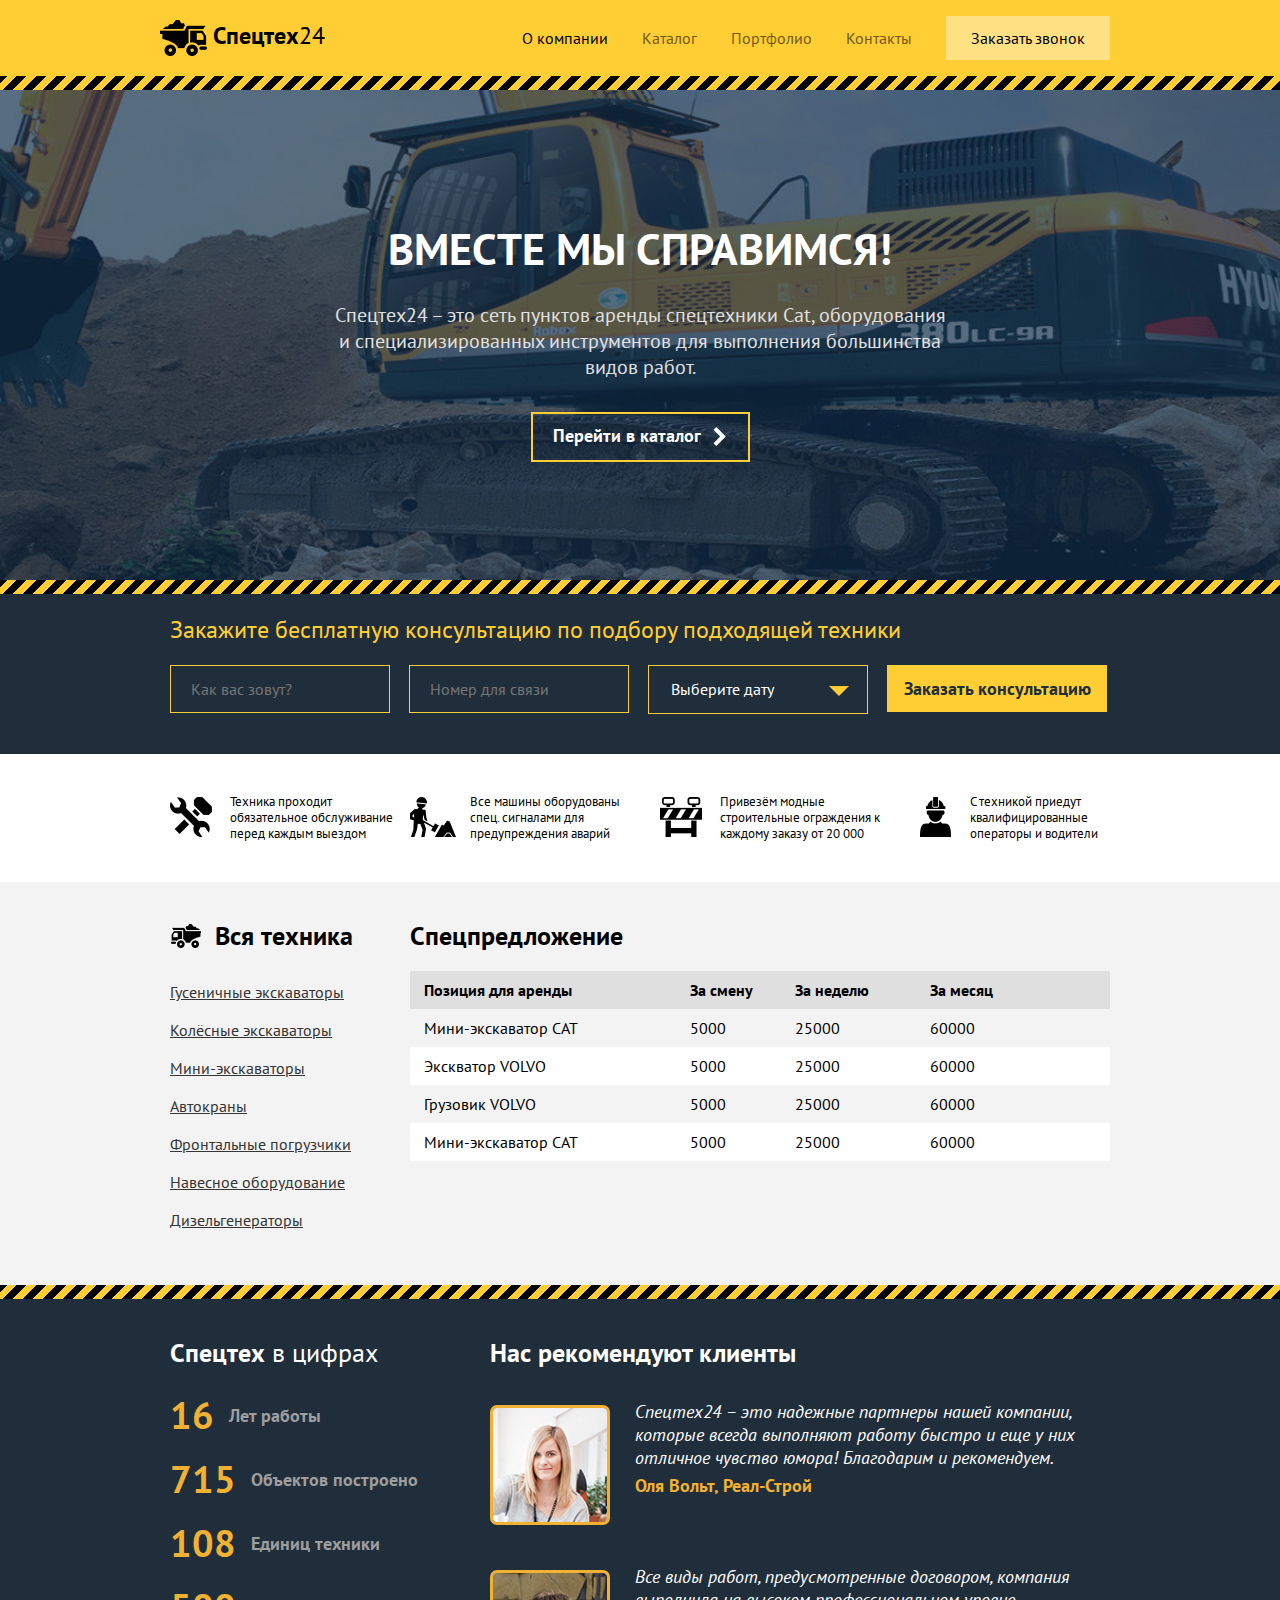
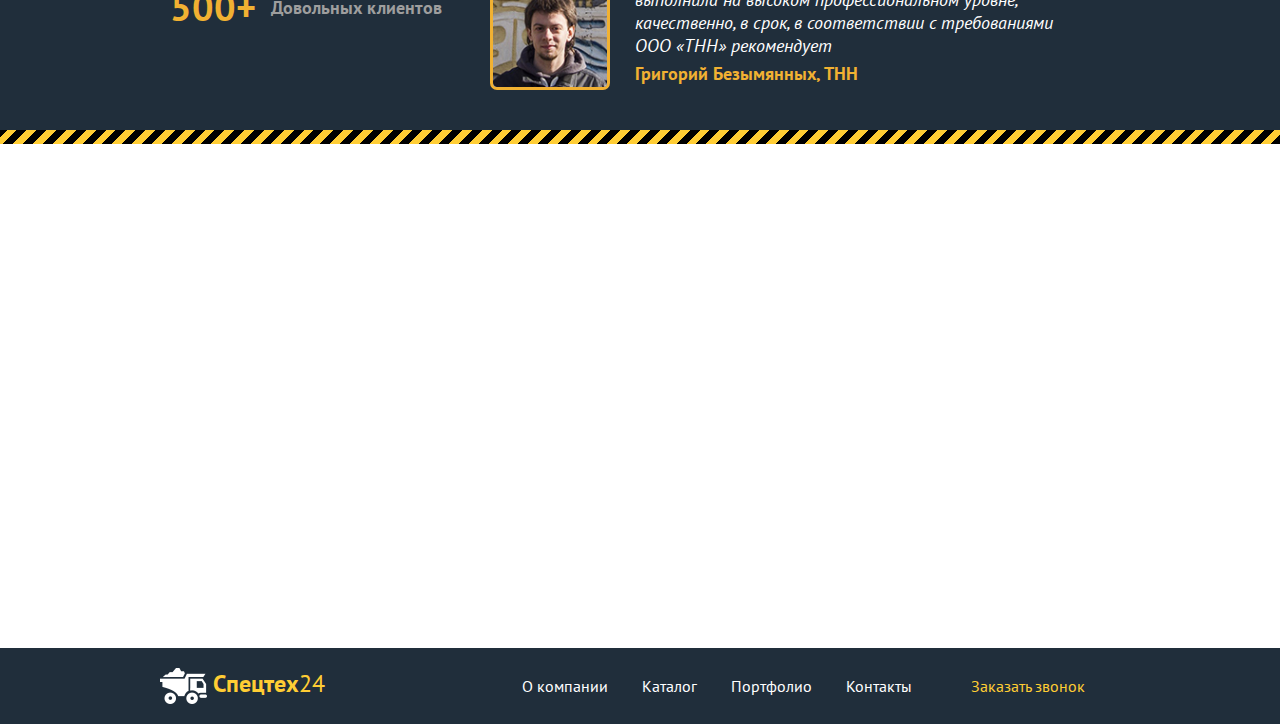
<file: index.html>
<!DOCTYPE html>
<html lang="ru">

<head>
    <meta charset="UTF-8">
    <title>СпецТех</title>
    <link href='https://fonts.googleapis.com/css?family=PT+Sans:400,700,400italic&subset=latin,cyrillic' rel='stylesheet' type='text/css'>
    <link rel="stylesheet" href="css/normalize.css">
    <link rel="stylesheet" href="css/style.css">
</head>

<body>
    <header class="header stripes-bottom">
        <div class="container">
            <div class="row">
                <div class="logo-header col-xs-3">
                    <img src="img/truck_icon_header.png" height="36" width="47" alt="logo" class="logo-img-header" />
                    <span><b>Спецтех</b>24</span>
                </div>
                <div class="menu-block-header col-xs-9">
                    <nav class="menu-header">
                        <ul>
                            <li><span class="menu-header-link-selected">О компании</span></li>
                            <li><a href="catalog.html">Каталог</a></li>
                            <li><a href="portfolio.html">Портфолио</a></li>
                            <li><a href="contacts.html">Контакты</a></li>
                        </ul>
                    </nav>
                    <a href="#" class="call-link-header">Заказать звонок</a>
                </div>
            </div>
        </div>
    </header>
    <main>
        <section class="welcome-section">
            <div class="container">
                <p class="tagline">Вместе мы справимся!</p>
                <h1 class="headline-main">Спецтех24 – это сеть пунктов аренды спецтехники Cat, оборудования и специализированных инструментов для выполнения большинства видов работ.</h1>
                <a href="catalog.html" class="catalog-button">
                    Перейти в каталог
                    <div class="arrow-promo">
                        <div class="arrow-part arrow-top-part"></div>
                        <div class="arrow-part arrow-bottom-part"></div>
                    </div>
                </a>
            </div>
        </section>
        <section class="consult-section stripes-top">
            <div class="container">
                <h2 class="consult-headline">Закажите бесплатную консультацию по подбору подходящей техники</h2>
                <form class="consult-form" action="">
                    <input type="text" placeholder="Как вас зовут?" />
                    <input type="tel" placeholder="Номер для связи" />
                    <div class="styled-select">
                        <select>
                            <option disabled selected="">Выберите дату</option>
                            <option value="">Test 1</option>
                            <option value="">Test 2</option>
                        </select>
                    </div>
                    <input type="submit" value="Заказать консультацию" />
                </form>
            </div>
        </section>
        <div class="advantages-block">
            <div class="container">
                <div class="row">
                    <div class="advantage advantage-technics col-xs-3">
                        <p>Техника проходит обязательное обслуживание перед каждым выездом</p>
                    </div>
                    <div class="advantage advantage-signals col-xs-3">
                        <p>Все машины оборудованы спец. сигналами для предупреждения аварий</p>
                    </div>
                    <div class="advantage advantage-barriers col-xs-3">
                        <p>Привезём модные строительные ограждения к каждому заказу от 20 000</p>
                    </div>
                    <div class="advantage advantage-operators col-xs-3">
                        <p>С техникой приедут квалифицированные операторы и водители</p>
                    </div>
                </div>
            </div>
        </div>
        <div class="technics-special-offer-block">
            <div class="container">
                <div class="row">
                    <nav class="technics-menu col-xs-3">
                        <h2 class="headline-technics">Вся техника</h2>
                        <ul>
                            <li><a href="#">Гусеничные экскаваторы</a></li>
                            <li><a href="#">Колёсные экскаваторы</a></li>
                            <li><a href="#">Мини-экскаваторы</a></li>
                            <li><a href="#">Автокраны</a></li>
                            <li><a href="#">Фронтальные погрузчики</a></li>
                            <li><a href="#">Навесное оборудование</a></li>
                            <li><a href="#">Дизельгенераторы</a></li>
                        </ul>
                    </nav>
                    <section class="special-offer-section col-xs-9">
                        <h2 class="headline-special-offer">Спецпредложение</h2>
                        <table>
                            <tr>
                                <th>Позиция для аренды</th>
                                <th>За смену</th>
                                <th>За неделю</th>
                                <th>За месяц</th>
                            </tr>
                            <tr>
                                <td>Мини-экскаватор CAT</td>
                                <td>5000</td>
                                <td>25000</td>
                                <td>60000</td>
                            </tr>
                            <tr>
                                <td>Экскватор VOLVO</td>
                                <td>5000</td>
                                <td>25000</td>
                                <td>60000</td>
                            </tr>
                            <tr>
                                <td>Грузовик VOLVO</td>
                                <td>5000</td>
                                <td>25000</td>
                                <td>60000</td>
                            </tr>
                            <tr>
                                <td>Мини-экскаватор CAT</td>
                                <td>5000</td>
                                <td>25000</td>
                                <td>60000</td>
                            </tr>
                        </table>
                    </section>
                </div>
            </div>
        </div>
        <div class="numbers-response-block stripes-top stripes-bottom">
            <div class="container">
                <div class="row">
                    <section class="numbers-section col-xs-4">
                        <h2 class="headline-numbers"><b>Спецтех</b> в цифрах</h2>
                        <ul>
                            <li><span class="numbers-section-number">16 </span>
                                <span class="numbers-section-caption">Лет работы</span></li>
                            <li><span class="numbers-section-number">715 </span>
                                <span class="numbers-section-caption">Объектов построено</span></li>
                            <li><span class="numbers-section-number">108 </span>
                                <span class="numbers-section-caption">Единиц техники</span></li>
                            <li><span class="numbers-section-number">500+ </span>
                                <span class="numbers-section-caption">Довольных клиентов</span></li>
                        </ul>
                    </section>
                    <section class="response-section col-xs-8">
                        <h2 class="headline-response">Нас рекомендуют клиенты</h2>
                        <div class="response">
                            <img src="img/client-photo1.jpg" height="120" width="120" class="client-photo" />
                            <blockquote>Спецтех24 – это надежные партнеры нашей компании, которые всегда выполняют работу быстро и еще у них отличное чувство юмора! Благодарим и рекомендуем.
                                <cite>Оля Вольт, Реал-Строй</cite>
                            </blockquote>
                        </div>
                        <div class="response">
                            <img src="img/client-photo2.jpg" height="120" width="120" alt="client photo" class="client-photo" />
                            <blockquote>Все виды работ, предусмотренные договором, компания выполнила на высоком профессиональном уровне, качественно, в срок, в соответствии с требованиями ООО «ТНН» рекомендует
                                <cite>Григорий Безымянных, ТНН</cite>
                            </blockquote>
                        </div>
                    </section>
                </div>
            </div>
        </div>
        <div class="map-block">
            <iframe src="https://www.google.com/maps/embed?pb=!1m14!1m12!1m3!1d63967.641897262205!2d30.32093762695311!3d59.932327862646815!2m3!1f0!2f0!3f0!3m2!1i1024!2i768!4f13.1!5e0!3m2!1sru!2sru!4v1450483633164" width="100%" height="500" frameborder="0" style="border:0" allowfullscreen></iframe>
        </div>
    </main>
    <footer class="footer">
        <div class="container">
            <div class="row">
                <a href="index.html" class="logo-footer col-xs-3">
                    <img src="img/truck_icon_footer.png" height="36" width="47" alt="logo" class="logo-img-header" />
                    <span><b>Спецтех</b>24</span>
                </a>
                <div class="menu-block-footer col-xs-9">
                    <nav class="menu-footer">
                        <ul>
                            <li><a href="index.html">О компании</a></li>
                            <li><a href="catalog.html">Каталог</a></li>
                            <li><a href="portfolio.html">Портфолио</a></li>
                            <li><a href="contacts.html">Контакты</a></li>
                        </ul>
                    </nav>
                    <a href="#" class="call-link-footer">Заказать звонок</a>
                </div>
            </div>
        </div>
    </footer>
</body>

</html>
</file>
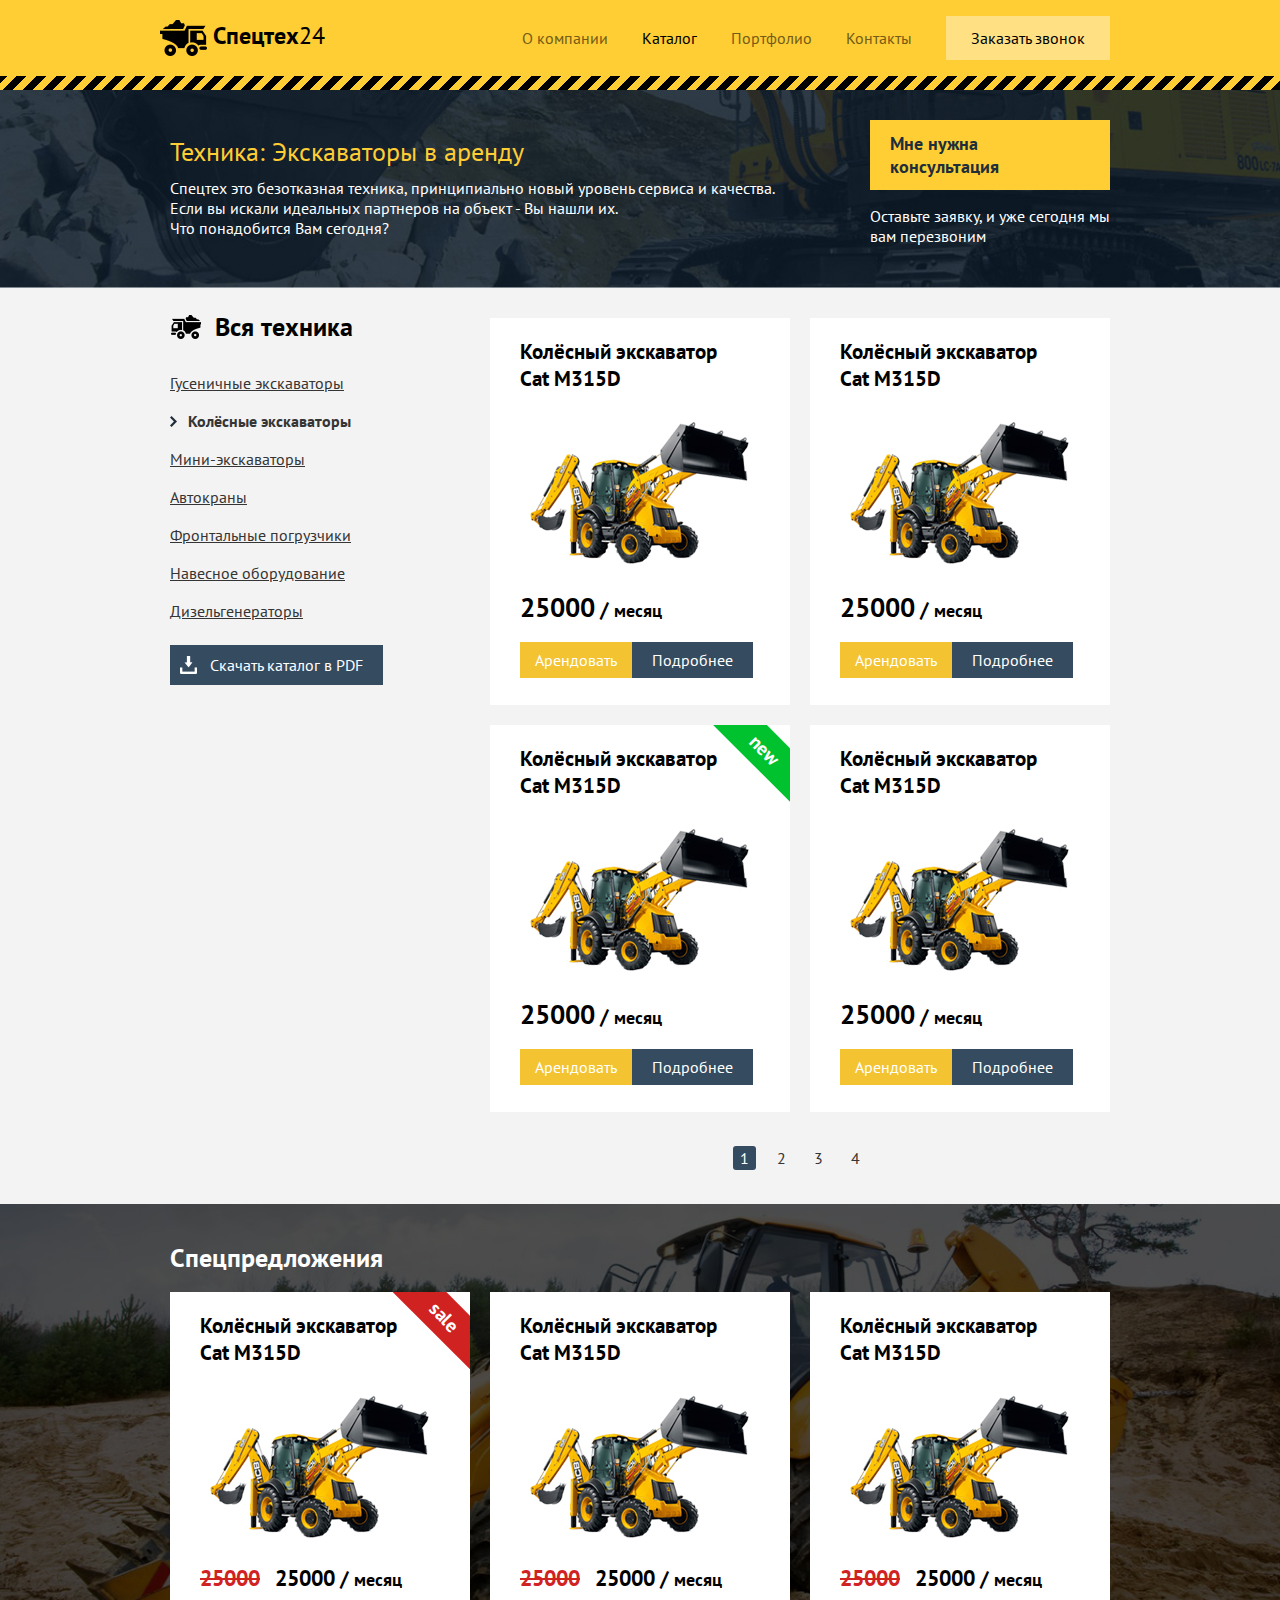
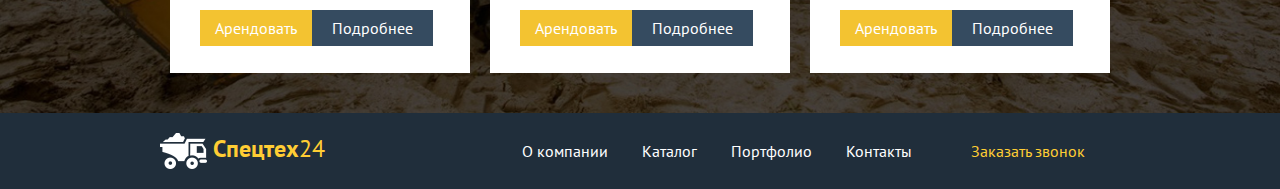
<file: catalog.html>
<!DOCTYPE html>
<html lang="ru">

<head>
    <meta charset="UTF-8">
    <title>СпецТех</title>
    <link href='https://fonts.googleapis.com/css?family=PT+Sans:400,700,400italic&subset=latin,cyrillic' rel='stylesheet' type='text/css'>
    <link rel="stylesheet" href="css/normalize.css">
    <link rel="stylesheet" href="css/style.css">
</head>

<body>
    <header class="header stripes-bottom">
        <div class="container">
            <div class="row">
                <a href="index.html" class="logo-header col-xs-3">
                    <img src="img/truck_icon_header.png" height="36" width="47" alt="logo" class="logo-img-header" />
                    <span><b>Спецтех</b>24</span>
                </a>
                <div class="menu-block-header col-xs-9">
                    <nav class="menu-header">
                        <ul>
                            <li><a href="index.html">О компании</a></li>
                            <li><span class="menu-header-link-selected">Каталог</span></li>
                            <li><a href="portfolio.html">Портфолио</a></li>
                            <li><a href="contacts.html">Контакты</a></li>
                        </ul>
                    </nav>
                    <a href="#" class="call-link-header">Заказать звонок</a>
                </div>
            </div>
        </div>
    </header>
    <main>
        <div class="excavators-title-block">
            <div class="container">
                <div class="row">
                    <div class="excavators-title col-xs-8">
                        <h1 class="headline-main-technics">Техника: Экскаваторы в аренду</h1>
                        <p>Спецтех это безотказная техника, принципиально новый уровень сервиса и качества.
                            <br/> Если вы искали идеальных партнеров на объект - Вы нашли их.
                            <br/> Что понадобится Вам сегодня?
                        </p>
                    </div>
                    <div class="consult-button-section col-xs-4">
                        <a href="contacts.html" class="consult-button">Мне нужна консультация</a>
                        <p>Оставьте заявку, и уже сегодня мы вам перезвоним</p>
                    </div>
                </div>
            </div>
        </div>
        <div class="technics-catalog">
            <div class="container">
                <div class="row">
                    <nav class="technics-catalog-menu col-xs-4">
                        <h2 class="headline-technics">Вся техника</h2>
                        <ul>
                            <li><a href="#">Гусеничные экскаваторы</a></li>
                            <li><span class="catalog-link-selected">Колёсные экскаваторы</span></li>
                            <li><a href="#">Мини-экскаваторы</a></li>
                            <li><a href="#">Автокраны</a></li>
                            <li><a href="#">Фронтальные погрузчики</a></li>
                            <li><a href="#">Навесное оборудование</a></li>
                            <li><a href="#">Дизельгенераторы</a></li>
                        </ul>
                        <a href="#" class="download-catalog-button">Скачать каталог в PDF</a>
                    </nav>
                    <section class="catalog-section col-xs-8">
                        <div class="row">
                            <div class="col-xs-6">
                                <div class="product">
                                    <h3 class="headline-product">Колёсный экскаватор Cat M315D</h3>
                                    <div class="img-div">
                                        <img class="product-image" src="img/product.jpg" height="142" width="219" alt="product" />
                                    </div>
                                    <p><span class="price">25000</span> <span class="slash">/</span> месяц</p>
                                    <a href="#" class="rent-button">Арендовать</a>
                                    <a href="#" class="product-read-more-button">Подробнее</a>
                                </div>
                            </div>
                            <div class="col-xs-6">
                                <div class="product">
                                    <h3 class="headline-product">Колёсный экскаватор Cat M315D</h3>
                                    <div class="img-div">
                                        <img class="product-image" src="img/product.jpg" height="142" width="219" alt="product" />
                                    </div>
                                    <p><span class="price">25000</span> <span class="slash">/</span> месяц</p>
                                    <a href="#" class="rent-button">Арендовать</a>
                                    <a href="#" class="product-read-more-button">Подробнее</a>
                                </div>
                            </div>
                            <div class="col-xs-6">
                                <div class="product product-new">
                                    <h3 class="headline-product">Колёсный экскаватор Cat M315D</h3>
                                    <div class="img-div">
                                        <img class="product-image" src="img/product.jpg" height="142" width="219" alt="product" />
                                    </div>
                                    <p><span class="price">25000</span> <span class="slash">/</span> месяц</p>
                                    <a href="#" class="rent-button">Арендовать</a>
                                    <a href="#" class="product-read-more-button">Подробнее</a>
                                </div>
                            </div>
                            <div class="col-xs-6">
                                <div class="product">
                                    <h3 class="headline-product">Колёсный экскаватор Cat M315D</h3>
                                    <div class="img-div">
                                        <img class="product-image" src="img/product.jpg" height="142" width="219" alt="product" />
                                    </div>
                                    <p><span class="price">25000</span> <span class="slash">/</span> месяц</p>
                                    <a href="#" class="rent-button">Арендовать</a>
                                    <a href="#" class="product-read-more-button">Подробнее</a>
                                </div>
                            </div>
                        </div>
                        <div class="pages">
                            <ul>
                                <li><span class="current-page">1</span></li>
                                <li><a href="#">2</a></li>
                                <li><a href="#">3</a></li>
                                <li><a href="#">4</a></li>
                            </ul>
                        </div>
                    </section>
                </div>
            </div>
        </div>
        <section class="special-offer-catalog-section">
            <div class="container">
                <h2 class="headline-special-offer-catalog">Спецпредложения</h2>
                <div class="row">
                    <div class="col-xs-4">
                        <div class="product product-sale">
                            <h3 class="headline-product">Колёсный экскаватор Cat M315D</h3>
                            <div class="img-div">
                                <img class="product-image" src="img/product.jpg" height="142" width="219" alt="product" />
                            </div>
                            <p><span class="old-price">25000</span> <span class="price-spec">25000</span> <span class="slash">/</span> месяц</p>
                            <a href="#" class="rent-button">Арендовать</a>
                            <a href="#" class="product-read-more-button">Подробнее</a>
                        </div>
                    </div>
                    <div class="col-xs-4">
                        <div class="product">
                            <h3 class="headline-product">Колёсный экскаватор Cat M315D</h3>
                            <div class="img-div">
                                <img class="product-image" src="img/product.jpg" height="142" width="219" alt="product" />
                            </div>
                            <p><span class="old-price">25000</span> <span class="price-spec">25000</span> <span class="slash">/</span> месяц</p>
                            <a href="#" class="rent-button">Арендовать</a>
                            <a href="#" class="product-read-more-button">Подробнее</a>
                        </div>
                    </div>
                    <div class="col-xs-4">
                        <div class="product">
                            <h3 class="headline-product">Колёсный экскаватор Cat M315D</h3>
                            <div class="img-div">
                                <img class="product-image" src="img/product.jpg" height="142" width="219" alt="product" />
                            </div>
                            <p><span class="old-price">25000</span> <span class="price-spec">25000</span> <span class="slash">/</span> месяц</p>
                            <a href="#" class="rent-button">Арендовать</a>
                            <a href="#" class="product-read-more-button">Подробнее</a>
                        </div>
                    </div>
                </div>
            </div>
        </section>
    </main>
    <footer class="footer">
        <div class="container">
            <div class="row">
                <a href="index.html" class="logo-footer col-xs-3">
                    <img src="img/truck_icon_footer.png" height="36" width="47" alt="logo" class="logo-img-header" />
                    <span><b>Спецтех</b>24</span>
                </a>
                <div class="menu-block-footer col-xs-9">
                    <nav class="menu-footer">
                        <ul>
                            <li><a href="index.html">О компании</a></li>
                            <li><a href="catalog.html">Каталог</a></li>
                            <li><a href="portfolio.html">Портфолио</a></li>
                            <li><a href="contacts.html">Контакты</a></li>
                        </ul>
                    </nav>
                    <a href="#" class="call-link-footer">Заказать звонок</a>
                </div>
            </div>
        </div>
    </footer>
</body>

</html>
</file>
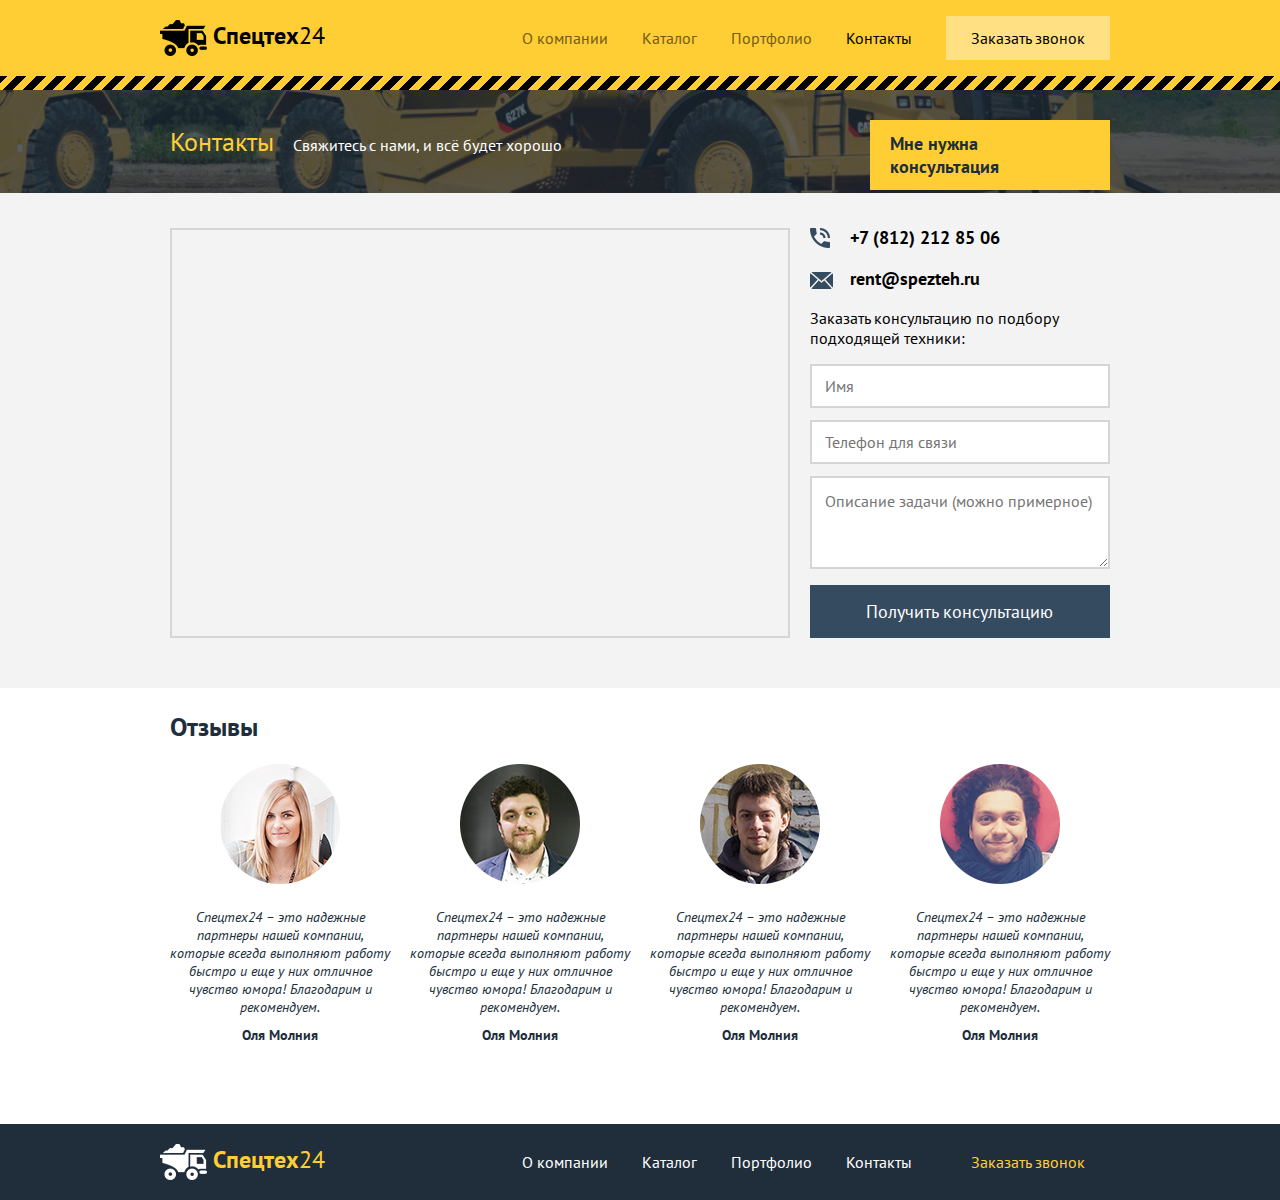
<file: contacts.html>
<!DOCTYPE html>
<html lang="ru">

<head>
    <meta charset="UTF-8">
    <title>СпецТех</title>
    <link href='https://fonts.googleapis.com/css?family=PT+Sans:400,700,400italic&subset=latin,cyrillic' rel='stylesheet' type='text/css'>
    <link rel="stylesheet" href="css/normalize.css">
    <link rel="stylesheet" href="css/style.css">
</head>

<body>
    <header class="header stripes-bottom">
        <div class="container">
            <div class="row">
                <a href="index.html" class="logo-header col-xs-3">
                    <img src="img/truck_icon_header.png" height="36" width="47" alt="logo" class="logo-img-header" />
                    <span><b>Спецтех</b>24</span>
                </a>
                <div class="menu-block-header col-xs-9">
                    <nav class="menu-header">
                        <ul>
                            <li><a href="index.html">О компании</a></li>
                            <li><a href="catalog.html">Каталог</a></li>
                            <li><a href="portfolio.html">Портфолио</a></li>
                            <li><span class="menu-header-link-selected">Контакты</span></li>
                        </ul>
                    </nav>
                    <a href="#" class="call-link-header">Заказать звонок</a>
                </div>
            </div>
        </div>
    </header>
    <main>
        <div class="contacts-title-block">
            <div class="container">
                <div class="row">
                    <div class="contacts-title col-xs-8">
                        <h1 class="headline-main-contacts">Контакты</h1>
                        <p>Свяжитесь с нами, и всё будет хорошо
                        </p>
                    </div>
                    <div class="consult-button-section col-xs-4">
                        <a href="contacts.html" class="consult-button">Мне нужна консультация</a>
                    </div>
                </div>
            </div>
        </div>
        <div class="map-contacts-block">
            <div class="container">
                <div class="row">
                    <div class="col-xs-8">
                        <div class="map-contacts">
                            <iframe src="https://www.google.com/maps/embed?pb=!1m14!1m12!1m3!1d63967.641897262205!2d30.32093762695311!3d59.932327862646815!2m3!1f0!2f0!3f0!3m2!1i1024!2i768!4f13.1!5e0!3m2!1sru!2sru!4v1450483633164" width="100%" height="100%" frameborder="0" style="border:0" allowfullscreen></iframe>
                        </div>
                    </div>
                    <div class="col-xs-4">
                        <section class="contacts-section">
                            <div class="telephone">
                                <p>+7 (812) 212 85 06</p>
                            </div>
                            <div class="e-mail">
                                <p>rent@spezteh.ru</p>
                            </div>
                            <div class="consult-form-contacts">
                                <p>Заказать консультацию по подбору подходящей техники:</p>
                                <form action="">
                                    <input type="text" placeholder="Имя" />
                                    <input type="tel" placeholder="Телефон для связи" />
                                    <textarea placeholder="Описание задачи (можно примерное)"></textarea>
                                    <input type="submit" value="Получить консультацию">
                                </form>
                            </div>
                        </section>
                    </div>
                </div>
            </div>
        </div>
        <section class="response-contacts-section">
            <div class="container">
                <h2 class="headline-response-contacts">Отзывы</h2>
                <div class="row">
                    <div class="response-contacts col-xs-3">
                        <img src="img/client-photo-contacts1.jpg" height="120" width="120" alt="client photo" class="client-photo-contacts" />
                        <blockquote>Спецтех24 – это надежные партнеры нашей компании, которые всегда выполняют работу быстро и еще у них отличное чувство юмора! Благодарим и рекомендуем.
                            <cite>Оля Молния</cite>
                        </blockquote>
                    </div>
                    <div class="response-contacts col-xs-3">
                        <img src="img/client-photo-contacts2.jpg" height="120" width="120" alt="client photo" class="client-photo-contacts" />
                        <blockquote>Спецтех24 – это надежные партнеры нашей компании, которые всегда выполняют работу быстро и еще у них отличное чувство юмора! Благодарим и рекомендуем.
                            <cite>Оля Молния</cite>
                        </blockquote>
                    </div>
                    <div class="response-contacts col-xs-3">
                        <img src="img/client-photo-contacts3.jpg" height="120" width="120" alt="client photo" class="client-photo-contacts" />
                        <blockquote>Спецтех24 – это надежные партнеры нашей компании, которые всегда выполняют работу быстро и еще у них отличное чувство юмора! Благодарим и рекомендуем.
                            <cite>Оля Молния</cite>
                        </blockquote>
                    </div>
                    <div class="response-contacts col-xs-3">
                        <img src="img/client-photo-contacts4.jpg" height="120" width="120" alt="client photo" class="client-photo-contacts" />
                        <blockquote>Спецтех24 – это надежные партнеры нашей компании, которые всегда выполняют работу быстро и еще у них отличное чувство юмора! Благодарим и рекомендуем.
                            <cite>Оля Молния</cite>
                        </blockquote>
                    </div>
                </div>
            </div>
        </section>
    </main>
    <footer class="footer">
        <div class="container">
            <div class="row">
                <a href="index.html" class="logo-footer col-xs-3">
                    <img src="img/truck_icon_footer.png" height="36" width="47" alt="logo" class="logo-img-header" />
                    <span><b>Спецтех</b>24</span>
                </a>
                <div class="menu-block-footer col-xs-9">
                    <nav class="menu-footer">
                        <ul>
                            <li><a href="index.html">О компании</a></li>
                            <li><a href="catalog.html">Каталог</a></li>
                            <li><a href="portfolio.html">Портфолио</a></li>
                            <li><a href="contacts.html">Контакты</a></li>
                        </ul>
                    </nav>
                    <a href="#" class="call-link-footer">Заказать звонок</a>
                </div>
            </div>
        </div>
    </footer>
</body>

</html>
</file>
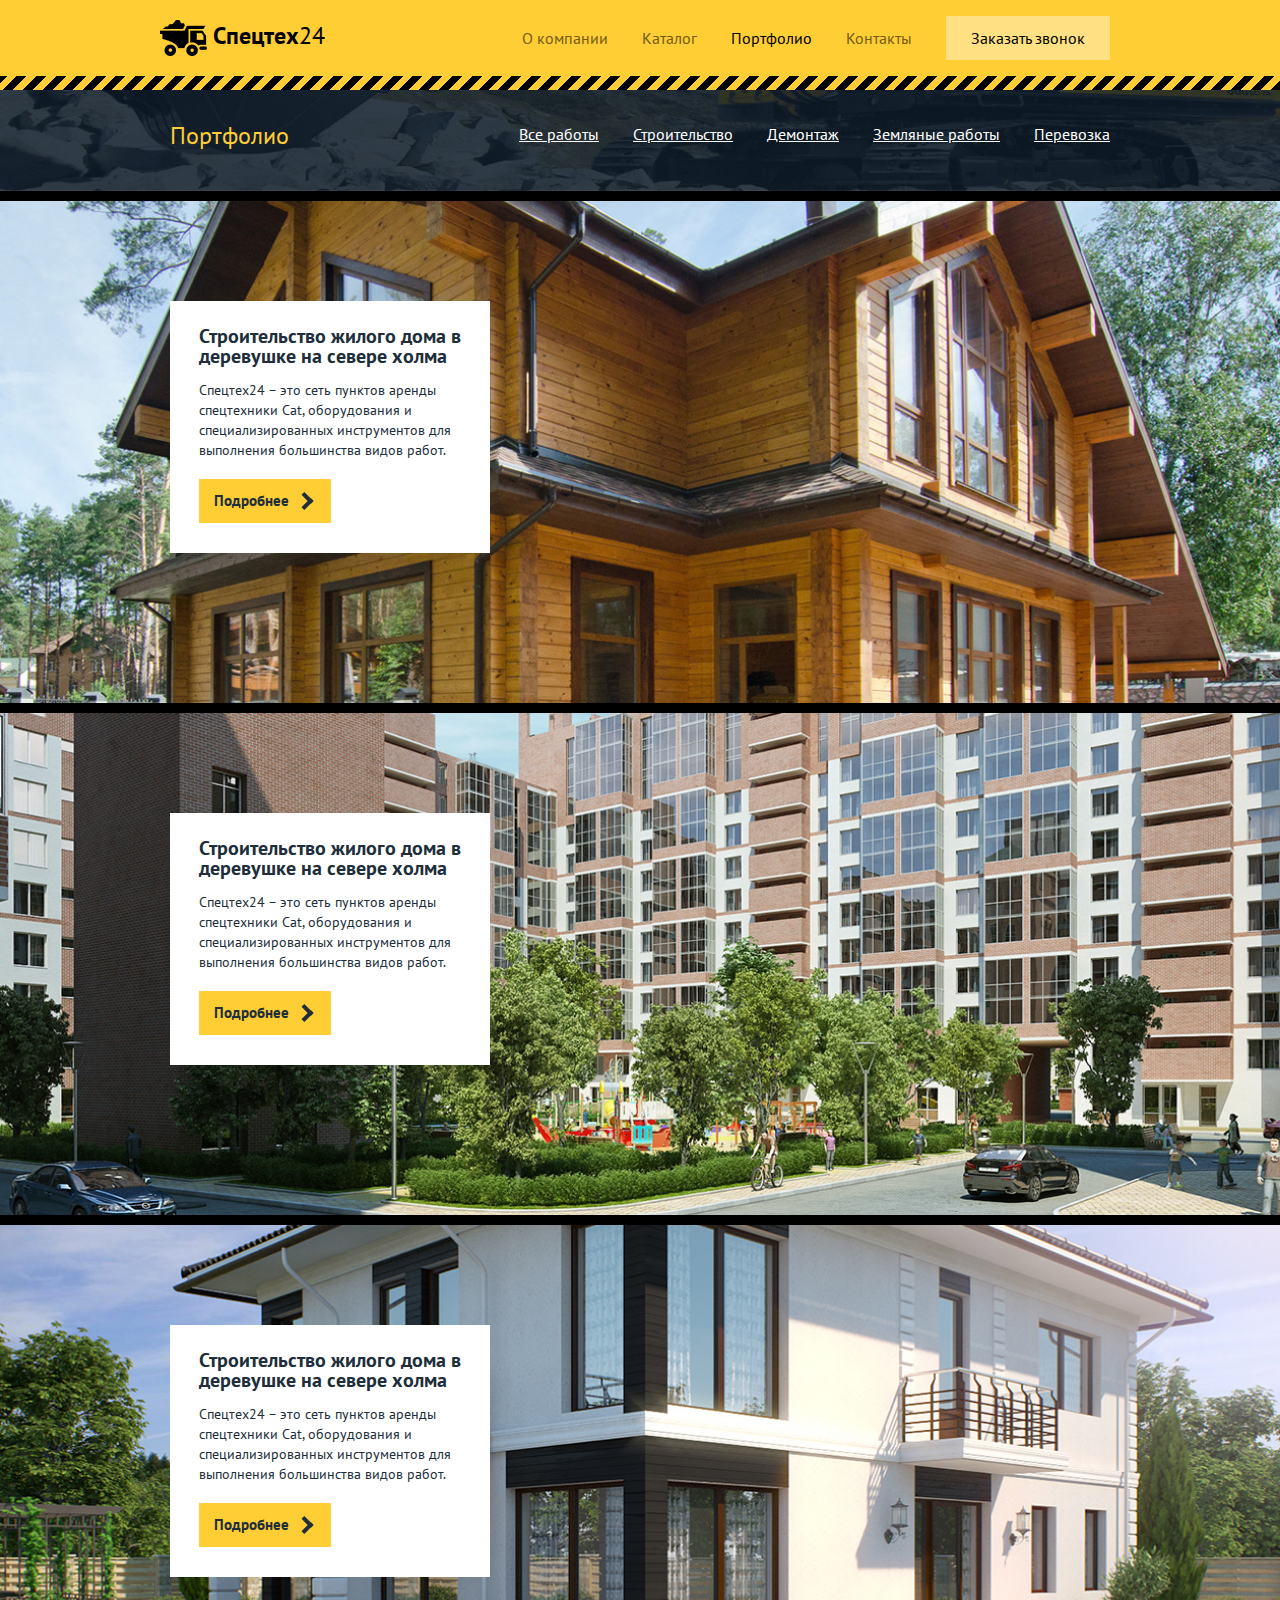
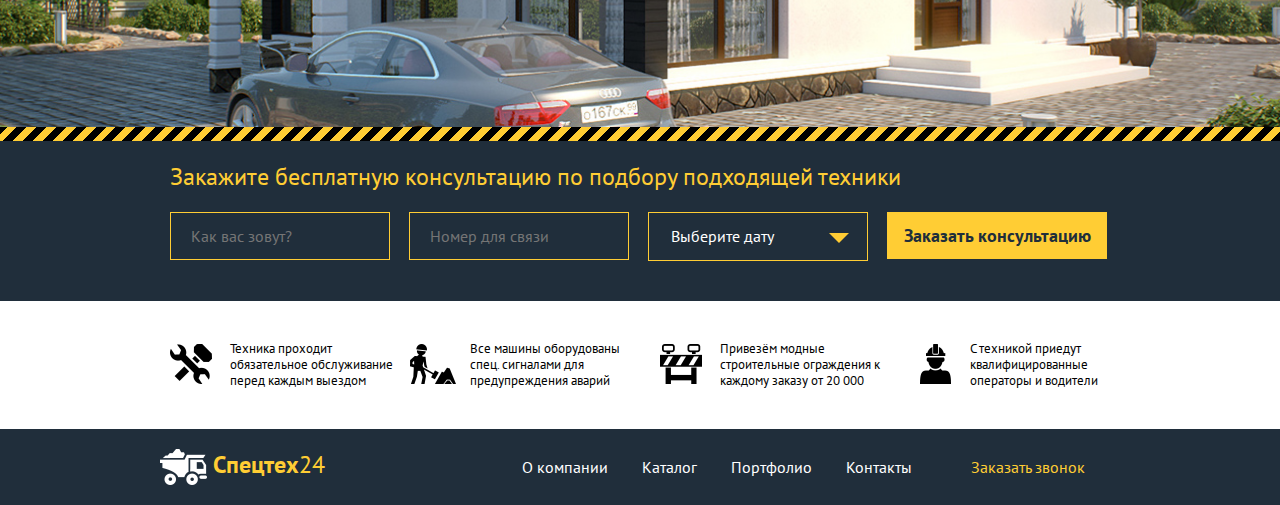
<file: portfolio.html>
<!DOCTYPE html>
<html lang="ru">

<head>
    <meta charset="UTF-8">
    <title>СпецТех</title>
    <link href='https://fonts.googleapis.com/css?family=PT+Sans:400,700,400italic&subset=latin,cyrillic' rel='stylesheet' type='text/css'>
    <link rel="stylesheet" href="css/normalize.css">
    <link rel="stylesheet" href="css/style.css">
</head>

<body>
    <header class="header stripes-bottom">
        <div class="container">
            <div class="row">
                <a href="index.html" class="logo-header col-xs-3">
                    <img src="img/truck_icon_header.png" height="36" width="47" alt="logo" class="logo-img-header" />
                    <span><b>Спецтех</b>24</span>
                </a>
                <div class="menu-block-header col-xs-9">
                    <nav class="menu-header">
                        <ul>
                            <li><a href="index.html">О компании</a></li>
                            <li><a href="catalog.html">Каталог</a></li>
                            <li><span class="menu-header-link-selected">Портфолио</span></li>
                            <li><a href="contacts.html">Контакты</a></li>
                        </ul>
                    </nav>
                    <a href="#" class="call-link-header">Заказать звонок</a>
                </div>
            </div>
        </div>
    </header>
    <main>
        <div class="portfolio-title-block">
            <div class="container">
                <div class="row">
                    <div class="col-xs-3">
                        <h1 class="headline-portfolio">Портфолио</h1>
                    </div>
                    <nav class="portfolio-menu col-xs-9">
                        <ul>
                            <li><a href="#">Все работы</a></li>
                            <li><a href="#">Строительство</a></li>
                            <li><a href="#">Демонтаж</a></li>
                            <li><a href="#">Земляные работы</a></li>
                            <li><a href="#">Перевозка</a></li>
                        </ul>
                    </nav>
                </div>
            </div>
        </div>
        <div class="portfolio-examples-block">
            <section class="portfolio-example-section">
                <div class="container">
                    <div class="row">
                        <div class="example-description col-xs-4">
                            <h2 class="headline-portfolio-example">Строительство жилого дома в деревушке на севере холма</h2>
                            <p>Спецтех24 – это сеть пунктов аренды спецтехники Cat, оборудования и специализированных инструментов для выполнения большинства видов работ.
                            </p>
                            <a href="#" class="read-more-button">Подробнее
                            <div class="arrow-promo">
                                <div class="arrow-part arrow-top-part arrow-dark"></div>
                                <div class="arrow-part arrow-bottom-part arrow-dark"></div>
                            </div>
                            </a>
                        </div>
                    </div>
                </div>
            </section>
            <section class="portfolio-example-section">
                <div class="container">
                    <div class="row">
                        <div class="example-description col-xs-4">
                            <h2 class="headline-portfolio-example">Строительство жилого дома в деревушке на севере холма</h2>
                            <p>Спецтех24 – это сеть пунктов аренды спецтехники Cat, оборудования и специализированных инструментов для выполнения большинства видов работ.
                            </p>
                            <a href="#" class="read-more-button">Подробнее
                            <div class="arrow-promo">
                                <div class="arrow-part arrow-top-part arrow-dark"></div>
                                <div class="arrow-part arrow-bottom-part arrow-dark"></div>
                            </div>
                            </a>
                        </div>
                    </div>
                </div>
            </section>
            <section class="portfolio-example-section">
                <div class="container">
                    <div class="row">
                        <div class="example-description col-xs-4">
                            <h2 class="headline-portfolio-example">Строительство жилого дома в деревушке на севере холма</h2>
                            <p>Спецтех24 – это сеть пунктов аренды спецтехники Cat, оборудования и специализированных инструментов для выполнения большинства видов работ.
                            </p>
                            <a href="#" class="read-more-button">Подробнее
                            <div class="arrow-promo">
                                <div class="arrow-part arrow-top-part arrow-dark"></div>
                                <div class="arrow-part arrow-bottom-part arrow-dark"></div>
                            </div>
                            </a>
                        </div>
                    </div>
                </div>
            </section>
        </div>
        <section class="consult-section stripes-top">
            <div class="container">
                <h2 class="consult-headline">Закажите бесплатную консультацию по подбору подходящей техники</h2>
                <form class="consult-form" action="">
                    <input type="text" placeholder="Как вас зовут?" />
                    <input type="tel" placeholder="Номер для связи" />
                    <div class="styled-select">
                        <select>
                            <option disabled selected="">Выберите дату</option>
                            <option value="">Test 1</option>
                            <option value="">Test 2</option>
                        </select>
                    </div>
                    <input type="submit" value="Заказать консультацию" />
                </form>
            </div>
        </section>
        <div class="advantages-block">
            <div class="container">
                <div class="row">
                    <div class="advantage advantage-technics col-xs-3">
                        <p>Техника проходит обязательное обслуживание перед каждым выездом</p>
                    </div>
                    <div class="advantage advantage-signals col-xs-3">
                        <p>Все машины оборудованы спец. сигналами для предупреждения аварий</p>
                    </div>
                    <div class="advantage advantage-barriers col-xs-3">
                        <p>Привезём модные строительные ограждения к каждому заказу от 20 000</p>
                    </div>
                    <div class="advantage advantage-operators col-xs-3">
                        <p>С техникой приедут квалифицированные операторы и водители</p>
                    </div>
                </div>
            </div>
        </div>
    </main>
    <footer class="footer">
        <div class="container">
            <div class="row">
                 <a href="index.html" class="logo-footer col-xs-3">
                    <img src="img/truck_icon_footer.png" height="36" width="47" alt="logo" class="logo-img-header" />
                    <span><b>Спецтех</b>24</span>
                </a>
                <div class="menu-block-footer col-xs-9">
                    <nav class="menu-footer">
                        <ul>
                            <li><a href="index.html">О компании</a></li>
                            <li><a href="catalog.html">Каталог</a></li>
                            <li><a href="portfolio.html">Портфолио</a></li>
                            <li><a href="contacts.html">Контакты</a></li>
                        </ul>
                    </nav>
                    <a href="#" class="call-link-footer">Заказать звонок</a>
                </div>
            </div>
        </div>
    </footer>
</body>

</html>
</file>
<file: css/style.css>
*,
*:before,
*:after {
    box-sizing: border-box;
}

body {
    font-family: "PT Sans", sans-serif;
}

.container {
    width: 960px;
    margin: 0 auto;
    padding-left: 10px;
    padding-right: 10px;
}

.row {
    margin-left: -10px;
    margin-right: -10px;
    font-size: 0;
}

.col-xs-1,
.col-xs-2,
.col-xs-3,
.col-xs-4,
.col-xs-5,
.col-xs-6,
.col-xs-7,
.col-xs-8,
.col-xs-9,
.col-xs-10,
.col-xs-11,
.col-xs-12 {
    display: inline-block;
    vertical-align: top;
    position: relative;
    padding-left: 10px;
    padding-right: 10px;
    font-size: 16px;
}

.col-xs-12 {
    width: 100%;
}

.col-xs-11 {
    width: 91.66666667%;
}

.col-xs-10 {
    width: 83.33333333%;
}

.col-xs-9 {
    width: 75%;
}

.col-xs-8 {
    width: 66.66666667%;
}

.col-xs-7 {
    width: 58.33333333%;
}

.col-xs-6 {
    width: 50%;
}

.col-xs-5 {
    width: 41.66666667%;
}

.col-xs-4 {
    width: 33.33333333%;
}

.col-xs-3 {
    width: 25%;
}

.col-xs-2 {
    width: 16.66666667%;
}

.col-xs-1 {
    width: 8.33333333%;
}

.header {
    background-color: #ffcd34;
}

.footer {
    background-color: #202e3b;
}

.logo-header,
.logo-footer {
    font-size: 24px;
    padding: 20px 0;
    color: #000;
    text-decoration: none;
    display: inline-block;
}

.logo-footer {
    color: #ffcd34;
}

.logo-header img,
.logo-footer img {
    vertical-align: middle;
}

.menu-header,
.menu-footer {
    display: inline-block;
    vertical-align: middle;
    margin-top: 10px;
}

.menu-block-header,
.menu-block-footer {
    text-align: right;
}

.menu-header li,
.menu-footer li {
    display: inline-block;
    vertical-align: middle;
}

.menu-header a {
    text-decoration: none;
    color: #735c17;
    font-size: 16px;
    padding: 12px 15px;
}

.menu-footer a {
    text-decoration: none;
    color: #fff;
    font-size: 16px;
    padding: 12px 15px;
}

.menu-header-link-selected {
    color: #000;
    font-size: 16px;
    padding: 12px 15px;
}

.menu-header a:hover {
    color: #000;
    padding: 10px 13px;
    border: 2px solid #bc9d36;
}

.menu-header a:active {
    color: #000;
    padding: 10px 13px;
    border: 2px solid #796e38;
}

.menu-footer a:hover {
    padding: 10px 13px;
    border: 2px solid #636d76;
}

.menu-footer a:active {
    padding: 10px 13px;
    border: 2px solid #a6abb1;
}

.call-link-header {
    text-decoration: none;
    color: #000;
    font-size: 16px;
    padding: 12px 25px;
    background-color: #ffe184;
    margin-top: 12px;
    margin-left: 15px;
    display: inline-block;
    vertical-align: middle;
}

.call-link-header:hover {
    background-color: #ffecb2;
}

.call-link-header:active {
    background-color: #f6bf16;
}

.call-link-footer {
    text-decoration: none;
    color: #ffcd34;
    font-size: 16px;
    padding: 12px 25px;
    margin-top: 12px;
    margin-left: 15px;
    display: inline-block;
    vertical-align: middle;
}

.portfolio-title-block {
    background-image: url(../img/bg-portfolio-menu.jpg);
    background-repeat: no-repeat;
    background-size: 100% 100%;
}

.portfolio-menu {
    text-align: right;
    padding-top: 32px;
}

.portfolio-menu ul {
    margin: 0;
}

.portfolio-menu li {
    display: inline-block;
    padding-left: 30px;
    vertical-align: middle;
}

.portfolio-menu a {
    font-size: 16px;
    color: #fff;
}

.portfolio-menu a:hover {
    font-weight: bold;
}

.portfolio-menu a:active {
    font-weight: bold;
    text-decoration: none;
}

.headline-portfolio {
    font-size: 24px;
    color: #ffcd34;
    font-weight: normal;
    margin-top: 0;
    margin-bottom: 0;
    padding-top: 30px;
    padding-bottom: 40px;
    vertical-align: middle;
}

.technics-menu {
    margin-top: 15px;
    margin-bottom: 30px;
}

.special-offer-section {
    margin-top: 15px;
}

.numbers-section,
.response-section {
    margin-top: 15px;
}

.response {
    overflow: hidden;
}

.client-photo {
    float: left;
}

.example-description {
    background-color: #fff;
    margin-left: 10px;
    padding-left: 29px;
    padding-right: 28px;
    padding-top: 25px;
    margin-top: 100px;
    margin-bottom: 150px;
    color: #202e3b;
    font-size: 14px;
    line-height: 20px;
}

.headline-portfolio-example {
    margin: 0;
    padding: 0;
    font-size: 20px;
    font-weight: bold;
    color: #202e3b;
}

.portfolio-example-section {
    border-top: 10px solid #000;
    background-repeat: no-repeat;
    background-size: 100% 100%;
}

.portfolio-example-section:nth-child(1) {
    background-image: url(../img/bg-portfolio-example1.jpg);
}

.portfolio-example-section:nth-child(2) {
    background-image: url(../img/bg-portfolio-example2.jpg);
}

.portfolio-example-section:nth-child(3) {
    background-image: url(../img/bg-portfolio-example3.jpg);
}

.read-more-button {
    display: inline-block;
    text-decoration: none;
    font-weight: bold;
    font-size: 15px;
    padding: 15px;
    padding-top: 12px;
    padding-bottom: 12px;
    color: #202e3b;
    background-color: #ffcd34;
    margin-top: 5px;
    margin-bottom: 30px;
}

.read-more-button:hover {
    background-color: #ffd966;
}

.read-more-button:active {
    background-color: #f6bf16;
}

.pages ul {
    padding: 0;
}

.pages li {
    display: inline-block;
}

.pages {
    text-align: center;
    padding: 20px;
}

.pages a {
    text-decoration: none;
    padding: 2px 7px;
    margin: 0 5px;
    color: #353535;
    border-radius: 3px;
}

.pages a:hover {
    border: 2px solid #9aa5af;
    padding: 0 5px;
}

.pages a:active {
    border: 2px solid #354b60;
    padding: 0 5px;
}

.current-page {
    text-decoration: none;
    padding: 2px 7px;
    margin: 0 5px;
    color: #fff;
    background-color: #354b60;
    border-radius: 3px;
}

.catalog-section {
    padding-top: 10px;
}

.special-offer-catalog-section {
    background-image: url(../img/bg-special-offer.jpg);
    background-repeat: no-repeat;
    background-size: 100% 100%;
    padding: 40px 0;
}

.headline-special-offer {
    color: #000;
    padding-top: 3px;
    font-weight: bold;
    font-size: 26px;
    line-height: 28px;
}

.headline-special-offer-catalog {
    margin: 0;
    color: #fff;
    font-weight: bold;
    font-size: 26px;
    line-height: 28px;
}

.contacts-title-block p {
    display: inline;
    padding-left: 15px;
}

.headline-contacts {
    display: inline;
}

.contact-button {
    margin-left: 350px;
}

.map {
    width: 66%;
    margin-right: 1%;
    float: left;
}

.telephone p,
.e-mail p {
    font-size: 18px;
    font-weight: bold;
    padding-left: 40px;
    position: relative;
}

.telephone:before {
    content: "";
    background-image: url(../img/icons.png);
    width: 20px;
    height: 20px;
    background-repeat: no-repeat;
    background-position: -209px 0;
    position: absolute;
    top: 35px;
    left: 10px;
}

.e-mail:before {
    content: "";
    background-image: url(../img/icons.png);
    width: 23px;
    height: 17px;
    background-repeat: no-repeat;
    background-position: -192px -20px;
    position: absolute;
    top: 79px;
    left: 10px;
}

.welcome-section {
    background-image: url(../img/bg-welcome-section.jpg);
    background-repeat: no-repeat;
    background-size: 100% 100%;
}

.welcome-section .container {
    text-align: center;
}

.tagline {
    font-size: 44px;
    color: #fff;
    font-weight: bold;
    text-transform: uppercase;
    padding-top: 130px;
    margin-top: 0;
    margin-bottom: 0;
    padding-bottom: 25px;
}

.headline-main {
    color: #e1e1e1;
    font-size: 20px;
    font-weight: normal;
    margin: 0 160px;
    text-align: center;
}

.consult-button {
    text-decoration: none;
    color: #202e3b;
    font-size: 18px;
    font-weight: bold;
    background-color: #ffcd34;
    padding: 12px 20px;
    margin-top: 30px;
    margin-left: 60px;
    display: inline-block;
}

.consult-button:hover {
    background-color: #ffd966;
}

.consult-button:active {
    background-color: #f6bf16;
}

.consult-button-section p {
    font-size: 16px;
    color: #fff;
    margin-left: 60px;
}

.product {
    background-color: #fff;
    padding-top: 20px;
    padding-left: 30px;
    padding-right: 30px;
    padding-bottom: 35px;
    margin-top: 20px;
    font-size: 0;
    position: relative;
    overflow: hidden;
}

.product-new:before {
    content: "new";
    color: #fff;
    font-weight: bold;
    font-size: 19px;
    background-color: #00c22e;
    padding: 7px 50px;
    display: inline-block;
    transform: rotate(45deg);
    position: absolute;
    top: 6px;
    left: 208px;
}

.product-sale:before {
    content: "sale";
    color: #fff;
    font-weight: bold;
    font-size: 19px;
    background-color: #d12222;
    padding: 7px 50px;
    display: inline-block;
    transform: rotate(45deg);
    position: absolute;
    top: 6px;
    left: 208px;
}

.headline-product {
    font-size: 21px;
    font-weight: bold;
    padding-right: 20px;
    padding-bottom: 30px;
    margin: 0;
}

.product p {
    font-weight: bold;
    font-size: 18px;
    padding: 8px 0;
}

.slash {
    font-size: 21px;
}

.price {
    font-size: 27px;
}

.price-spec {
    font-size: 22px;
    padding-left: 10px;
}

.old-price {
    font-size: 22px;
    color: #d12222;
    text-decoration: line-through;
}

.img-div {
    text-align: center;
}

.product-image {
    max-width: 100%;
    height: auto;
}

.product-read-more-button {
    font-size: 16px;
    color: #fff;
    text-decoration: none;
    padding: 8px 20px;
    background-color: #354b60;
}

.product-read-more-button:hover {
    background-color: #46617a;
}

.product-read-more-button:active {
    background-color: #567999;
}

.rent-button {
    font-size: 16px;
    color: #fff;
    text-decoration: none;
    padding: 8px 15px;
    background-color: #f3c331;
}

.rent-button:hover {
    background-color: #ffd966;
}

.rent-button:active {
    background-color: #f6bf16;
}

.catalog-button {
    display: inline-block;
    text-decoration: none;
    font-size: 18px;
    font-weight: bold;
    margin: 0 auto;
    color: #fff;
    border: 2px solid #ffcd34;
    padding: 10px 20px 13px 20px;
    margin-top: 32px;
    margin-bottom: 118px;
}

.catalog-button:hover {
    border-color: #ffd966;
}

.catalog-button:active {
    border-color: #ffe390;
}

.consult-section {
    background-color: #202e3b;
}

.advantages-block {
    background-color: #fff;
    padding: 27px 0;
}

.advantage {
    font-size: 13px;
    line-height: 16px;
    color: #000;
    padding-left: 70px;
    padding-right: 0;
    position: relative;
}

.technics-special-offer-block {
    background-color: #f3f3f3;
}

.advantage-technics:before {
    content: "";
    width: 42px;
    height: 40px;
    background-image: url(../img/icons.png);
    background-position: 0 0;
    position: absolute;
    top: 16px;
    left: 10px;
}

.advantage-signals:before {
    content: "";
    width: 46px;
    height: 40px;
    background-image: url(../img/icons.png);
    background-position: -42px 0;
    position: absolute;
    top: 16px;
    left: 10px;
}

.advantage-barriers {
    padding-left: 80px;
}

.advantage-barriers:before {
    content: "";
    width: 42px;
    height: 40px;
    background-image: url(../img/icons.png);
    background-position: -88px 0;
    position: absolute;
    top: 16px;
    left: 20px;
}

.advantage-operators:before {
    content: "";
    width: 31px;
    height: 40px;
    background-image: url(../img/icons.png);
    background-position: -130px 0;
    position: absolute;
    top: 16px;
    left: 40px;
}

.advantage-operators {
    padding-left: 90px;
    padding-right: 10px;
}

.numbers-response-block {
    background-color: #202e3b;
}

.consult-headline {
    margin: 0;
    padding-top: 20px;
    padding-bottom: 20px;
    font-size: 24px;
    font-weight: normal;
    color: #ffcd34;
}

.consult-form {
    padding-bottom: 40px;
    margin-bottom: 0;
    margin-top: 0;
}

.consult-form-contacts p {
    font-size: 16px;
    color: #000;
}

.technics-catalog {
    background-color: #f3f3f3;
}

.consult-form-contacts input {
    width: 100%;
    font-size: 16px;
    padding: 10px 13px;
    box-sizing: border-box;
    margin-bottom: 12px;
    border: 2px solid #d5d5d5;
}

.consult-form-contacts textarea {
    width: 100%;
    font-size: 16px;
    padding: 13px;
    box-sizing: border-box;
    margin-bottom: 12px;
    resize: vertical;
    height: 93px;
    border: 2px solid #d5d5d5;
}

.consult-form-contacts input:last-child {
    padding: 15px 0;
    background-color: #354b60;
    border: none;
    color: #fff;
    font-size: 18px;
}

.consult-form-contacts input:last-child:hover {
    background-color: #46617a;
}

.consult-form-contacts input:last-child:active {
    background-color: #567999;
    outline: none;
}

.consult-form-contacts input:last-child:focus {
    outline: none;
}

.consult-form input {
    background-color: #202e3b;
    width: 220px;
    margin-right: 15px;
    margin-left: 0;
    font-size: 16px;
    color: #fff;
    border: 1px solid #ffcd34;
    padding: 13px 20px;
    -webkit-box-sizing: border-box;
    -moz-box-sizing: border-box;
    box-sizing: border-box;
}

.consult-form option {
    background-color: #202e3b;
    width: 200px;
    font-size: 16px;
    color: #fff;
    outline: none;
}

.consult-form select {
    background-color: #202e3b;
    width: 235px;
    margin: 0;
    font-size: 16px;
    color: #fff;
    padding: 12px 18px;
    padding-bottom: 13px;
    border: none;
    -webkit-box-sizing: border-box;
    -moz-box-sizing: border-box;
    box-sizing: border-box;
}

.styled-select {
    display: inline-block;
    background-color: #202e3b;
    width: 220px;
    margin-right: 15px;
    margin-left: 0;
    font-size: 16px;
    color: #fff;
    border: 1px solid #ffcd34;
    padding: 0;
    overflow: hidden;
    vertical-align: top;
    position: relative;
}



.styled-select:after {
    content: "";
    width: 0;
    height: 0;
    border-style: solid;
    border-width: 10px 10px 0 10px;
    position: absolute;
    top: 20px;
    left: 180px;
    border-color: #ffcc34 transparent transparent transparent;
}

.consult-form select:focus {
    outline: none;
}

.consult-form input:focus {
    outline: none;
    border-color: #ffd966;
    border-top: 2px solid #887e4f;
    border-left: 2px solid #887e4f;
    padding-top: 12px;
}

.consult-form input:nth-child(3):focus {
    border: 1px solid #ffcd34;
    padding: 13px 20px;
}

.consult-form input:last-child {
    margin-right: 0;
    border: none;
    background-color: #ffcd34;
    color: #202e3b;
    font-weight: bold;
    font-size: 18px;
    padding: 12px 0px;
}

.consult-form input:last-child:hover {
    background-color: #ffd966;
}

.consult-form input:last-child:active {
    background-color: #f6bf16;
}

:focus::-webkit-input-placeholder {
    color: transparent
}

:focus::-moz-placeholder {
    color: transparent
}

:focus:-moz-placeholder {
    color: transparent
}

:focus:-ms-input-placeholder {
    color: transparent
}

.consult-section::-webkit-input-placeholder {
    color: #fff;
}

.consult-section::-moz-placeholder {
    color: #fff;
}

.consult-section:-moz-placeholder {
    color: #fff;
}

.consult-section:-ms-input-placeholder {
    color: #fff;
}

.headline-main-technics {
    font-size: 26px;
    font-weight: normal;
    color: #ffcd34;
    margin: 0;
    padding-bottom: 10px;
}

.headline-main-contacts {
    font-size: 26px;
    font-weight: normal;
    color: #ffcd34;
    margin: 0;
    padding-bottom: 10px;
    display: inline;
}

.excavators-title {
    padding-bottom: 50px;
    padding-top: 45px;
}

.contacts-title {
    padding-top: 35px;
    padding-bottom: 35px;
}

.contacts-section {
    padding-top: 15px;
}

.excavators-title p,
.contacts-title p {
    color: #fff;
    font-size: 16px;
    line-height: 20px;
    margin: 0;
}

.map-contacts-block {
    background-color: #f3f3f3;
}

.map-contacts {
    margin-top: 35px;
    border: 2px solid #d5d5d5;
    height: 410px;
    margin-bottom: 50px;
}

.excavators-title-block {
    background-image: url(../img/bg-catalog-top.jpg);
    background-repeat: no-repeat;
    background-size: 100% 100%;
}

.contacts-title-block {
    background-image: url(../img/bg-contacts-top.jpg);
    background-repeat: no-repeat;
    background-size: 100% 100%;
}

.technics-menu ul {
    list-style-type: none;
    padding: 0;
    text-align: left;
}

.technics-menu a {
    color: #353535;
    font-size: 16px;
    line-height: 38px;
}

.special-offer-section table {
    width: 100%;
}

.special-offer-section td,
.special-offer-section th {
    text-align: left;
    padding: 9px 0;
}

.special-offer-section tr th:first-child {
    padding-left: 14px;
    width: 40%;
}

.special-offer-section tr td:first-child {
    padding-left: 14px;
    width: 40%
}

.special-offer-section tr th:nth-child(n+2) {
    width: 15%;
}

.special-offer-section tr td:nth-child(n+2) {
    width: 15%;
}

.special-offer-section tr th:last-child {
    width: 30%;
    padding-left: 30px;
}

.special-offer-section tr td:last-child {
    width: 30%;
    padding-left: 30px;
}

.special-offer-section tr:nth-child(2n+1) {
    background-color: #fff;
}

.special-offer-section tr:first-child {
    background-color: #dfdfdf;
}

.headline-technics {
    font-weight: bold;
    font-size: 26px;
    position: relative;
    padding-left: 45px;
}

.headline-technics:before {
    content: "";
    width: 31px;
    height: 24px;
    background-image: url(../img/icons.png);
    background-repeat: no-repeat;
    background-position: -160px 0;
    position: absolute;
    top: 5px;
    left: 0;
}

.technics-catalog-menu ul {
    padding: 0;
}

.technics-catalog-menu li {
    list-style-type: none;
    text-align: left;
}

.technics-catalog-menu ul a {
    font-size: 16px;
    line-height: 38px;
    color: #353535;
}

.catalog-link-selected {
    font-weight: bold;
    font-size: 16px;
    line-height: 38px;
    padding-left: 18px;
    color: #353535;
    position: relative;
}

.catalog-link-selected:before {
    content: "";
    position: absolute;
    background-image: url(../img/icons.png);
    width: 7px;
    height: 11px;
    background-repeat: no-repeat;
    background-position: -161px -24px;
    top: 5px;
    left: 0;
}

.download-catalog-button {
    text-decoration: none;
    color: #fff;
    background-color: #354b60;
    font-size: 16px;
    line-height: 38px;
    padding: 10px 20px;
    padding-left: 40px;
    position: relative;
}

.download-catalog-button:hover {
    background-color: #46617a;
}

.download-catalog-button:active {
    background-color: #567999;
}

.download-catalog-button:before {
    content: "";
    position: absolute;
    background-image: url(../img/icons.png);
    width: 17px;
    height: 18px;
    background-repeat: no-repeat;
    background-position: -192px 0;
    top: 11px;
    left: 10px;
}

.headline-numbers {
    color: #fff;
    font-size: 26px;
    font-weight: normal;
}

.headline-numbers b {
    font-weight: bold;
}

.headline-response {
    color: #fff;
    font-size: 26px;
    padding-bottom: 10px;
}

.numbers-section ul {
    list-style-type: none;
    padding: 0;
    text-align: left;
}

.numbers-section li {
    margin-bottom: 15px;
}

.numbers-section-caption {
    font-weight: bold;
    color: #9e9e9e;
    font-size: 18px;
    line-height: 36px;
    display: inline-block;
    padding-bottom: 5px;
    padding-left: 5px;
}

.numbers-section-number {
    color: #f1b132;
    font-size: 38px;
    font-weight: bold;
    vertical-align: bottom;
}

.client-photo {
    -webkit-box-sizing: border-box;
    -moz-box-sizing: border-box;
    box-sizing: border-box;
    border: 3px solid #f1b132;
    border-radius: 7px;
    vertical-align: top;
    margin-top: 5px;
}

.response-contacts-section {
    background-color: #fff;
    padding-bottom: 70px;
}

.response-contacts {
    text-align: center;
}

.response-contacts blockquote {
    margin: 0;
    font-size: 14px;
    color: #202e3b;
    font-style: italic;
    padding-top: 20px;
}

.response-contacts cite {
    display: block;
    font-weight: bold;
    font-size: 14px;
    font-style: normal;
    padding: 10px 0;
}

.headline-response-contacts {
    font-weight: bold;
    font-size: 26px;
    color: #202e3b;
    padding: 0;
}

.response {
    margin-bottom: 40px;
}

.response blockquote {
    color: #fff;
    font-size: 18px;
    font-style: italic;
    margin: 0;
    margin-left: 145px;
    padding-right: 20px;
}

.client-photo-contacts {
    border-right: 50%;
}

.response cite {
    display: block;
    color: #f1b132;
    font-weight: bold;
    font-style: normal;
    padding-top: 5px;
}

.arrow-promo {
    width: 20px;
    height: 20px;
    position: relative;
    display: inline-block;
    vertical-align: middle;
    margin-top: -3px;
    margin-left: 3px;
}

.arrow-part {
    width: 65%;
    height: 20%;
    background-color: #fff;
    position: absolute;
    left: 25%;
}

.arrow-top-part {
    top: 24%;
    transform: rotate(45deg);
}

.arrow-bottom-part {
    top: 58%;
    transform: rotate(-45deg);
}

.arrow-dark {
    background-color: #202e3b;
}

.stripes-bottom:after {
    content: "";
    display: block;
    height: 14px;
    width: 100%;
    background: repeating-linear-gradient( -45deg, #000, #000 7px, #ffcd34 7px, #ffcd34 14px);
}

.stripes-top:before {
    content: "";
    display: block;
    height: 14px;
    width: 100%;
    background: repeating-linear-gradient( -45deg, #000, #000 7px, #ffcd34 7px, #ffcd34 14px);
}
</file>
